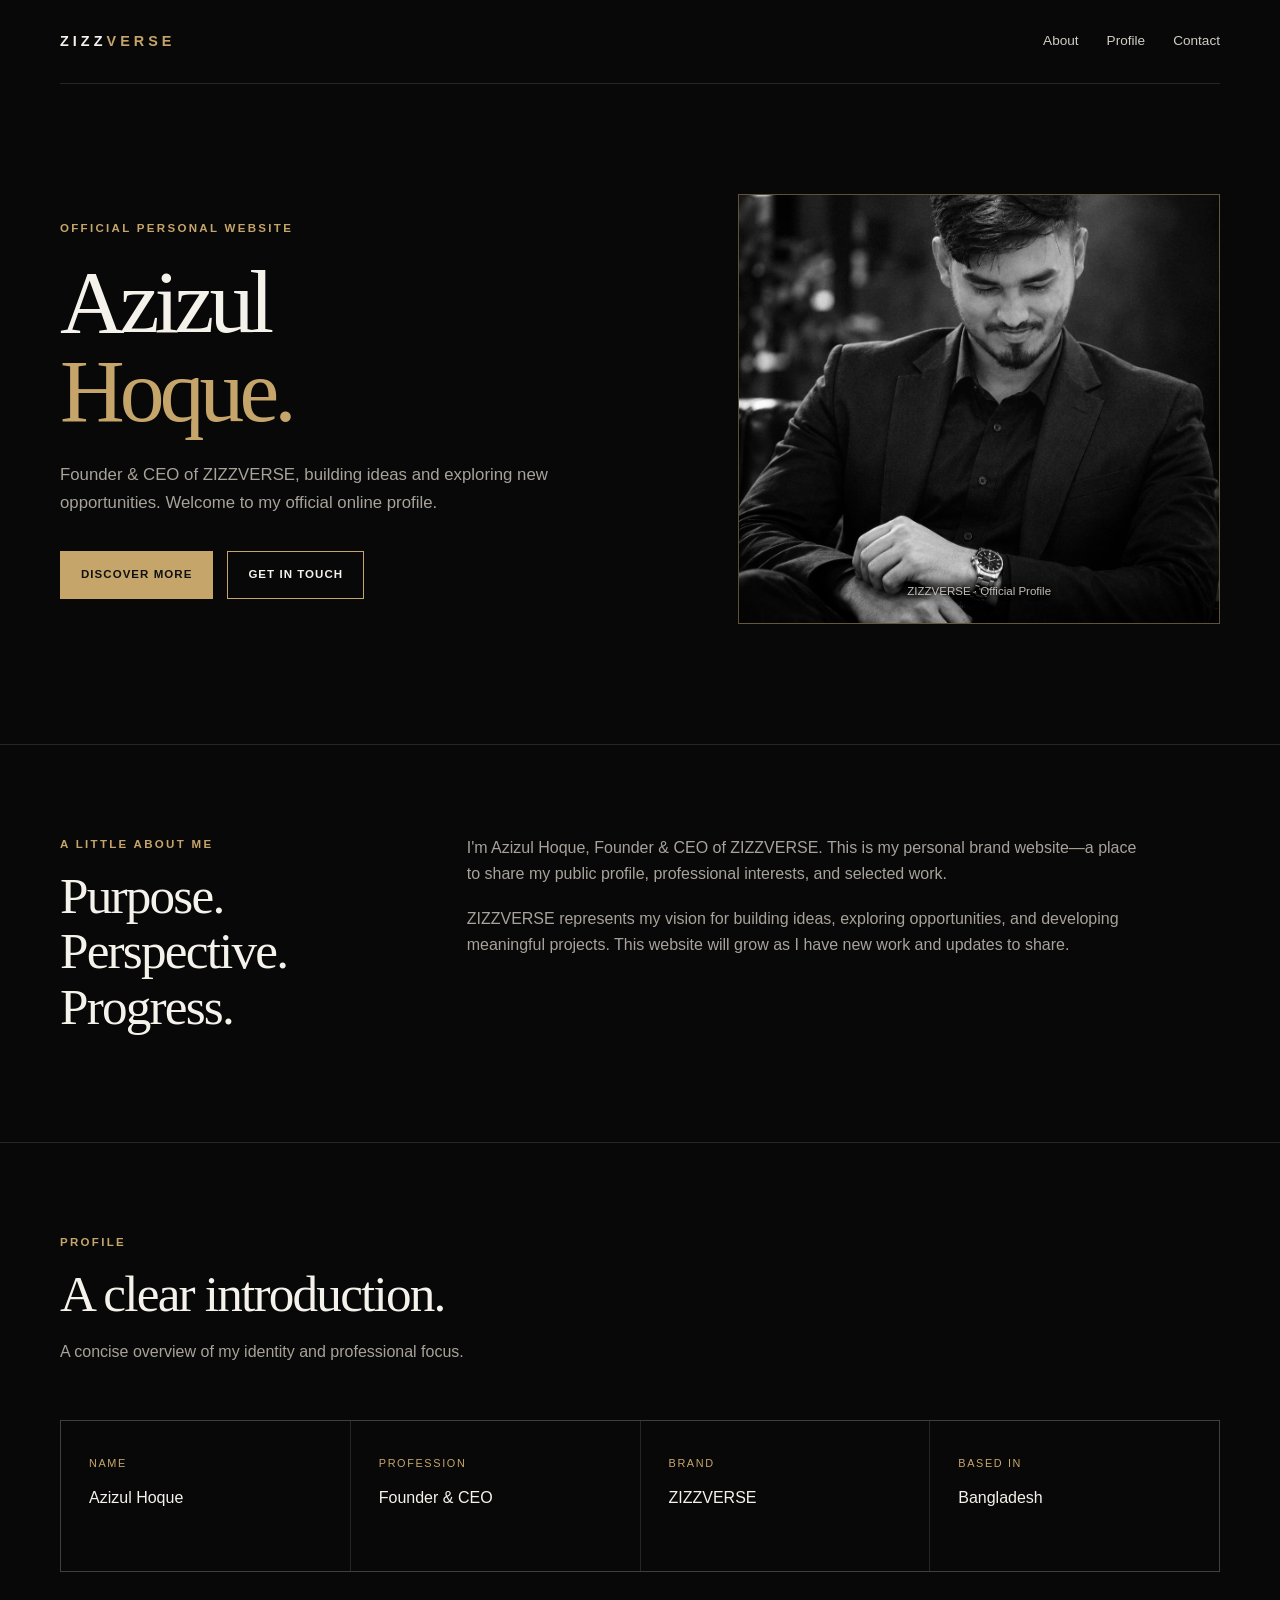
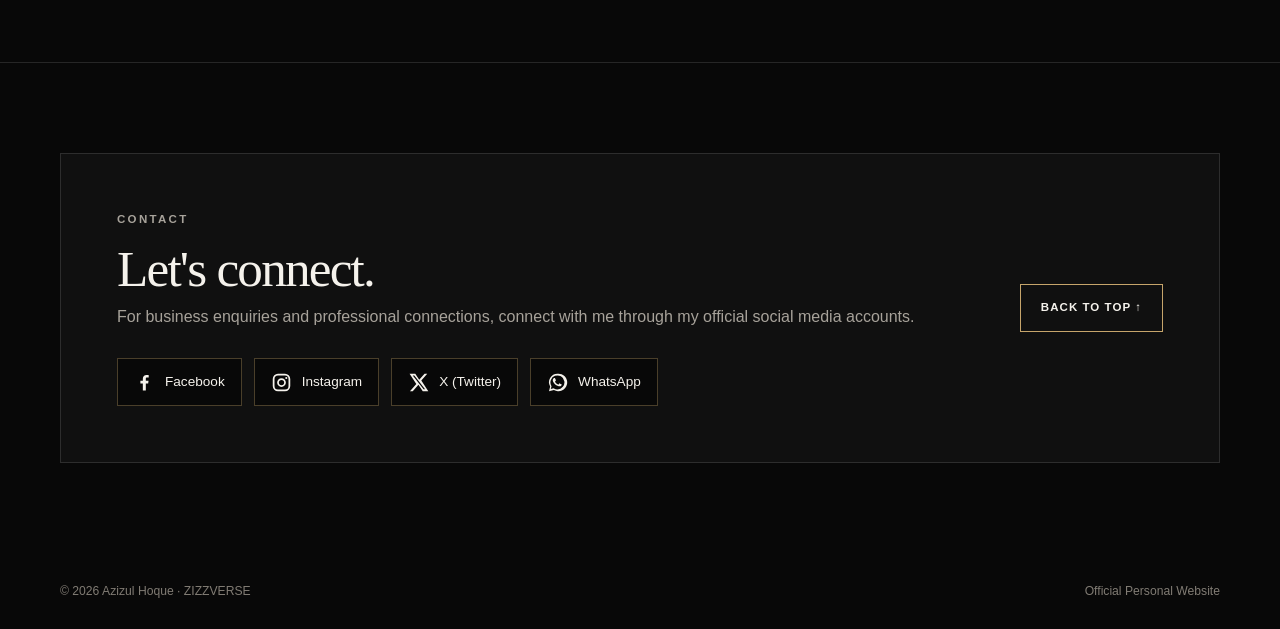
<file: index.html>
<!DOCTYPE html>
<html lang="en">

<head>

  <!-- //<< BASIC WEBSITE SETTINGS START >>// -->

  <meta charset="UTF-8">

  <meta name="viewport"
        content="width=device-width, initial-scale=1.0">

  <title>Azizul Hoque | Founder &amp; CEO of ZIZZVERSE</title>

  <meta name="description"
        content="Official personal website of Azizul Hoque, Founder and CEO of ZIZZVERSE, based in Bangladesh. Explore his profile, vision, projects and official social media accounts.">

  <meta name="robots" content="index, follow">

  <meta name="theme-color" content="#080808">

  <!-- //<< BASIC WEBSITE SETTINGS END >>// -->


  <!-- //<< SOCIAL MEDIA SEO START >>// -->

  <meta property="og:type" content="profile">

  <meta property="og:title"
        content="Azizul Hoque | Founder &amp; CEO of ZIZZVERSE">

  <meta property="og:description"
        content="Official personal profile of Azizul Hoque, Founder and CEO of ZIZZVERSE.">

  <meta property="og:site_name" content="ZIZZVERSE">

  <!--
  //<< ADD YOUR DOMAIN AFTER PUBLISHING >>//

  <link rel="canonical" href="https://YOUR-DOMAIN/">

  <meta property="og:url"
        content="https://YOUR-DOMAIN/">

  <meta property="og:image"
        content="https://YOUR-DOMAIN/azizul-hoque.jpg">
  -->

  <!-- //<< SOCIAL MEDIA SEO END >>// -->


  <!-- //<< FAVICON START >>// -->

  <link rel="icon"
        href="favicon.svg"
        type="image/svg+xml">

  <!-- //<< FAVICON END >>// -->


  <!-- //<< CSS FILE START >>// -->

  <link rel="stylesheet" href="style.css">

  <!-- //<< CSS FILE END >>// -->


  <!-- //<< GOOGLE SEO STRUCTURED DATA START >>// -->

  <script type="application/ld+json">
  {
    "@context": "https://schema.org",
    "@type": "ProfilePage",
    "name": "Azizul Hoque — Official Website",
    "description": "Official personal profile of Azizul Hoque.",
    "mainEntity": {
      "@type": "Person",
      "name": "Azizul Hoque",
      "jobTitle": "Founder & CEO",
      "worksFor": {
        "@type": "Organization",
        "name": "ZIZZVERSE"
      },
      "description": "Founder and CEO of ZIZZVERSE, based in Bangladesh.",
      "image": "azizul-hoque.jpg"
    }
  }
  </script>

  <!-- //<< GOOGLE SEO STRUCTURED DATA END >>// -->

</head>


<body>

  <!-- //<< HEADER START >>// -->

  <header class="site-header container">

    <!-- //<< WEBSITE BRAND NAME >>// -->

    <a class="wordmark"
       href="#home"
       aria-label="ZIZZVERSE home">

      ZIZZ<span>VERSE</span>

    </a>


    <!-- //<< NAVIGATION MENU >>// -->

    <nav aria-label="Main navigation">

      <a href="#about">About</a>

      <a href="#profile">Profile</a>

      <a href="#contact">Contact</a>

    </nav>

  </header>

  <!-- //<< HEADER END >>// -->


  <main id="home">


    <!-- //<< HERO SECTION START >>// -->

    <section class="hero container">

      <div class="hero-copy">

        <!-- //<< SMALL HEADING >>// -->

        <p class="eyebrow">
          Official Personal Website
        </p>


        <!-- //<< YOUR NAME >>// -->

        <h1>
          Azizul<br>
          <span>Hoque.</span>
        </h1>


        <!-- //<< YOUR PROFESSIONAL INTRODUCTION >>// -->

        <p class="intro">
          Founder &amp; CEO of ZIZZVERSE,
          building ideas and exploring new opportunities.
          Welcome to my official online profile.
        </p>


        <!-- //<< HERO BUTTONS START >>// -->

        <div class="actions">

          <a class="button button-primary"
             href="#about">
            Discover More
          </a>

          <a class="button"
             href="#contact">
            Get in Touch
          </a>

        </div>

        <!-- //<< HERO BUTTONS END >>// -->

      </div>


      <!-- //<< PROFILE PHOTO START >>// -->

      <!--
        Upload your photo with this filename:

        azizul-hoque.jpg
      -->

      <div class="portrait-frame">

        <img
          class="profile-photo"
          src="azizul-hoque.jpg"
          alt="Azizul Hoque, Founder and CEO of ZIZZVERSE"
          onerror="this.style.display='none'; document.getElementById('photo-fallback').style.display='grid';"
        >

        <!-- //<< PHOTO FALLBACK >>// -->

        <div
          class="photo-fallback"
          id="photo-fallback"
          aria-hidden="true"
          style="display:none;"
        >
          AH
        </div>


        <!-- //<< PHOTO CAPTION >>// -->

        <p class="portrait-note">
          ZIZZVERSE · Official Profile
        </p>

      </div>

      <!-- //<< PROFILE PHOTO END >>// -->

    </section>

    <!-- //<< HERO SECTION END >>// -->



    <!-- //<< ABOUT SECTION START >>// -->

    <section class="content-section" id="about">

      <div class="container section-grid">

        <div>

          <p class="eyebrow">
            A Little About Me
          </p>

          <h2>
            Purpose.<br>
            Perspective.<br>
            Progress.
          </h2>

        </div>


        <!-- //<< ABOUT ME DESCRIPTION START >>// -->

        <div class="body-copy">

          <p>
            I'm Azizul Hoque, Founder &amp; CEO of ZIZZVERSE.
            This is my personal brand website—a place
            to share my public profile, professional
            interests, and selected work.
          </p>

          <p>
            ZIZZVERSE represents my vision for building
            ideas, exploring opportunities, and developing
            meaningful projects. This website will grow
            as I have new work and updates to share.
          </p>

        </div>

        <!-- //<< ABOUT ME DESCRIPTION END >>// -->

      </div>

    </section>

    <!-- //<< ABOUT SECTION END >>// -->



    <!-- //<< PROFILE SECTION START >>// -->

    <section class="content-section" id="profile">

      <div class="container">

        <p class="eyebrow">
          Profile
        </p>

        <h2>
          A clear introduction.
        </h2>

        <p class="body-copy">
          A concise overview of my identity
          and professional focus.
        </p>


        <!-- //<< PROFILE DETAILS START >>// -->

        <div class="details-grid">


          <!-- //<< NAME >>// -->

          <article class="detail-card">

            <small>Name</small>

            <p>Azizul Hoque</p>

          </article>


          <!-- //<< PROFESSION >>// -->

          <article class="detail-card">

            <small>Profession</small>

            <p>Founder &amp; CEO</p>

          </article>


          <!-- //<< BRAND >>// -->

          <article class="detail-card">

            <small>Brand</small>

            <p>ZIZZVERSE</p>

          </article>


          <!-- //<< COUNTRY >>// -->

          <article class="detail-card">

            <small>Based In</small>

            <p>Bangladesh</p>

          </article>


        </div>

        <!-- //<< PROFILE DETAILS END >>// -->

      </div>

    </section>

    <!-- //<< PROFILE SECTION END >>// -->



    <!-- //<< CONTACT SECTION START >>// -->

    <section class="content-section" id="contact">

      <div class="container">

        <div class="contact-panel">

          <div class="contact-content">

            <p class="eyebrow">
              Contact
            </p>

            <h2>
              Let's connect.
            </h2>

            <p>
              For business enquiries and professional
              connections, connect with me through
              my official social media accounts.
            </p>



            <!-- //<< SOCIAL MEDIA LINKS START >>// -->

            <div class="social-links"
                 aria-label="Social media links">



              <!-- //<< FACEBOOK LINK START >>// -->

              <!-- Replace href="#" with your Facebook URL -->

              <a
                class="social-link facebook"
                href="https://www.facebook.com/zizz.azizulhoque"
                target="_blank"
                rel="noopener noreferrer"
                aria-label="Facebook"
              >

                <svg viewBox="0 0 24 24"
                     aria-hidden="true">

                  <path
                    fill="currentColor"
                    d="M13.5 21v-8h2.7l.4-3.1h-3.1v-2c0-.9.3-1.5 1.6-1.5h1.7V3.6c-.3 0-1.3-.1-2.5-.1-2.5 0-4.2 1.5-4.2 4.3v2.1H7.3V13h2.8v8z"
                  />

                </svg>

                <span>Facebook</span>

              </a>

              <!-- //<< FACEBOOK LINK END >>// -->



              <!-- //<< INSTAGRAM LINK START >>// -->

              <!-- Replace href="#" with your Instagram URL -->

              <a
                class="social-link instagram"
                href="https://www.instagram.com/zizz.azizulhoque/"
                target="_blank"
                rel="noopener noreferrer"
                aria-label="Instagram"
              >

                <svg viewBox="0 0 24 24"
                     aria-hidden="true">

                  <rect
                    x="3" y="3"
                    width="18" height="18"
                    rx="5"
                    fill="none"
                    stroke="currentColor"
                    stroke-width="2"
                  />

                  <circle
                    cx="12" cy="12" r="4"
                    fill="none"
                    stroke="currentColor"
                    stroke-width="2"
                  />

                  <circle
                    cx="17.5" cy="6.8" r="1.2"
                    fill="currentColor"
                  />

                </svg>

                <span>Instagram</span>

              </a>

              <!-- //<< INSTAGRAM LINK END >>// -->



              <!-- //<< X TWITTER LINK START >>// -->

              <!-- Replace href="#" with your X URL -->

              <a
                class="social-link twitter"
                href="#"
                target="_blank"
                rel="noopener noreferrer"
                aria-label="X Twitter"
              >

                <svg viewBox="0 0 24 24"
                     aria-hidden="true">

                  <path
                    fill="currentColor"
                    d="M18.9 2H22l-6.8 7.8L23.2 22h-6.3l-5-7.5L5.4 22H2.2l7.3-8.4L1.8 2h6.5l4.5 6.9zM17.8 19.8h1.7L7.2 4.1H5.4z"
                  />

                </svg>

                <span>X (Twitter)</span>

              </a>

              <!-- //<< X TWITTER LINK END >>// -->



              <!-- //<< WHATSAPP LINK START >>// -->

              <!-- Replace href="#" with your WhatsApp URL -->

              <a
                class="social-link whatsapp"
                href="https://wa.me/8801794778538"
                target="_blank"
                rel="noopener noreferrer"
                aria-label="WhatsApp"
              >

                <svg viewBox="0 0 24 24"
                     aria-hidden="true">

                  <path
                    fill="currentColor"
                    d="M12 2a9.7 9.7 0 0 0-8.4 14.6L2.3 22l5.6-1.5A10 10 0 1 0 12 2zm0 17.9a8 8 0 0 1-4.1-1.1l-.3-.2-3.3.9.9-3.2-.2-.4A8 8 0 1 1 12 19.9zm4.4-6c-.2-.1-1.5-.8-1.7-.9-.3-.1-.4-.1-.6.2l-.8 1c-.2.2-.3.2-.6.1a6.6 6.6 0 0 1-2-1.2 7.4 7.4 0 0 1-1.4-1.8c-.2-.3 0-.4.1-.6l.4-.5.3-.5c.1-.2 0-.4 0-.5l-.8-1.9c-.2-.5-.4-.4-.6-.4h-.5c-.2 0-.5.1-.7.4-.3.3-.9.9-.9 2.1s.9 2.4 1 2.5c.1.2 1.8 2.8 4.3 3.8.6.3 1.1.4 1.4.5.6.2 1.2.2 1.6.1.5-.1 1.5-.6 1.7-1.2.2-.6.2-1.1.1-1.2-.1-.1-.3-.2-.6-.3z"
                  />

                </svg>

                <span>WhatsApp</span>

              </a>

              <!-- //<< WHATSAPP LINK END >>// -->



            </div>

            <!-- //<< SOCIAL MEDIA LINKS END >>// -->


          </div>


          <!-- //<< BACK TO TOP BUTTON >>// -->

          <a class="button" href="#home">
            Back to Top ↑
          </a>


        </div>

      </div>

    </section>

    <!-- //<< CONTACT SECTION END >>// -->


  </main>



  <!-- //<< FOOTER START >>// -->

  <footer class="site-footer">

    <div class="container footer-inner">

      <!-- //<< COPYRIGHT TEXT >>// -->

      <span>
        © 2026 Azizul Hoque · ZIZZVERSE
      </span>


      <!-- //<< FOOTER DESCRIPTION >>// -->

      <span>
        Official Personal Website
      </span>

    </div>

  </footer>

  <!-- //<< FOOTER END >>// -->


</body>
</html>
</file>
<file: style.css>
/* =========================================================
   ZIZZVERSE — Luxury Personal Website
   Theme: Black & Gold
   Owner: Azizul Hoque
   ========================================================= */

/* 1. Theme */
:root {
  --bg: #080808;
  --panel: #101010;
  --text: #f5f2ec;
  --muted: #a7a29a;
  --gold: #c6a56b;
  --line: rgba(255, 255, 255, 0.12);
  --max-width: 1160px;
}

/* 2. Global */
* {
  box-sizing: border-box;
}

html {
  scroll-behavior: smooth;
  scroll-padding-top: 24px;
}

body {
  margin: 0;
  background: var(--bg);
  color: var(--text);
  font-family: Arial, Helvetica, sans-serif;
  line-height: 1.65;
  -webkit-font-smoothing: antialiased;
}

img {
  max-width: 100%;
}

a {
  color: inherit;
}

a:focus-visible {
  outline: 2px solid var(--gold);
  outline-offset: 4px;
}

::selection {
  background: var(--gold);
  color: #080808;
}

/* 3. Container */
.container {
  width: min(var(--max-width), calc(100% - 48px));
  margin: 0 auto;
}

/* 4. Header */
.site-header {
  min-height: 84px;
  display: flex;
  align-items: center;
  justify-content: space-between;
  gap: 24px;
  border-bottom: 1px solid var(--line);
}

.wordmark {
  text-decoration: none;
  letter-spacing: 0.28em;
  font-size: 0.9rem;
  font-weight: 700;
  white-space: nowrap;
}

.wordmark span {
  color: var(--gold);
}

nav {
  display: flex;
  align-items: center;
  gap: 28px;
}

nav a {
  color: #d0ccc5;
  text-decoration: none;
  font-size: 0.85rem;
  transition: color 0.2s ease;
}

nav a:hover {
  color: var(--gold);
}

/* 5. Hero */
.hero {
  min-height: 660px;
  display: grid;
  grid-template-columns: 1.1fr 0.9fr;
  align-items: center;
  gap: clamp(36px, 7vw, 100px);
  padding-top: 86px;
  padding-bottom: 96px;
}

.eyebrow {
  color: var(--gold);
  text-transform: uppercase;
  letter-spacing: 0.2em;
  font-size: 0.72rem;
  font-weight: 700;
  margin: 0 0 14px;
}

h1,
h2 {
  font-family: Georgia, "Times New Roman", serif;
  font-weight: 500;
}

h1 {
  font-size: clamp(3.2rem, 7vw, 6.8rem);
  line-height: 0.99;
  letter-spacing: -0.055em;
  margin: 20px 0 26px;
}

h1 span {
  color: var(--gold);
}

.intro {
  color: var(--muted);
  font-size: 1.05rem;
  max-width: 540px;
  margin: 0;
}

.actions {
  display: flex;
  flex-wrap: wrap;
  gap: 14px;
  margin-top: 34px;
}

/* 6. Buttons */
.button {
  display: inline-flex;
  align-items: center;
  justify-content: center;
  min-height: 48px;
  padding: 0 20px;
  border: 1px solid var(--gold);
  text-decoration: none;
  text-transform: uppercase;
  letter-spacing: 0.09em;
  font-size: 0.72rem;
  font-weight: 700;
  transition:
    background 0.2s ease,
    color 0.2s ease,
    border-color 0.2s ease;
}

.button-primary {
  background: var(--gold);
  color: #111;
}

.button:hover {
  background: #e0c18a;
  color: #111;
  border-color: #e0c18a;
}

/* 7. Portrait */
.portrait-frame {
  position: relative;
  min-height: 430px;
  display: grid;
  place-items: center;
  border: 1px solid rgba(198, 165, 107, 0.45);
  background:
    radial-gradient(
      ellipse at 50% 35%,
      rgba(198, 165, 107, 0.12),
      transparent 58%
    ),
    linear-gradient(145deg, #171717, #090909 70%);
  overflow: hidden;
}

.portrait-frame::before,
.portrait-frame::after {
  content: "";
  position: absolute;
  width: 75%;
  height: 75%;
  border: 1px solid rgba(198, 165, 107, 0.16);
  transform: rotate(45deg);
  pointer-events: none;
}

.portrait-frame::after {
  width: 55%;
  height: 55%;
}

.profile-photo {
  position: absolute;
  inset: 0;
  z-index: 1;
  width: 100%;
  height: 100%;
  object-fit: cover;
  object-position: center;
}

.photo-fallback {
  z-index: 1;
  width: 176px;
  height: 176px;
  border-radius: 50%;
  place-items: center;
  border: 1px solid var(--gold);
  color: var(--gold);
  font-family: Georgia, "Times New Roman", serif;
  font-size: 3.6rem;
  letter-spacing: -0.08em;
  background: rgba(8, 8, 8, 0.72);
}

.portrait-note {
  position: absolute;
  z-index: 2;
  bottom: 22px;
  left: 18px;
  right: 18px;
  color: #c2bdb4;
  text-align: center;
  font-size: 0.72rem;
  margin: 0;
  text-shadow: 0 1px 5px #000;
}

/* 8. Content sections */
.content-section {
  border-top: 1px solid var(--line);
  padding: 90px 0;
}

.section-grid {
  display: grid;
  grid-template-columns: 0.65fr 1.35fr;
  gap: 44px;
  align-items: start;
}

h2 {
  font-size: clamp(2.2rem, 4vw, 3.6rem);
  line-height: 1.08;
  margin: 12px 0 18px;
  letter-spacing: -0.035em;
}

.body-copy {
  max-width: 670px;
  color: var(--muted);
  font-size: 1rem;
}

.body-copy p {
  margin: 0 0 18px;
}

.body-copy p:last-child {
  margin-bottom: 0;
}

/* 9. Profile cards — supports all four cards */
.details-grid {
  display: grid;
  grid-template-columns: repeat(4, minmax(0, 1fr));
  gap: 1px;
  background: var(--line);
  border: 1px solid var(--line);
  margin-top: 54px;
}

.detail-card {
  min-width: 0;
  background: var(--bg);
  padding: 28px;
  min-height: 150px;
  transition: background 0.2s ease;
}

.detail-card:hover {
  background: #11100e;
}

.detail-card small {
  color: var(--gold);
  text-transform: uppercase;
  letter-spacing: 0.15em;
  font-size: 0.68rem;
}

.detail-card p {
  margin: 10px 0 0;
  font-size: 1rem;
  overflow-wrap: anywhere;
}

/* 10. Contact */
.contact-panel {
  display: flex;
  align-items: center;
  justify-content: space-between;
  gap: 28px;
  background: var(--panel);
  padding: clamp(28px, 5vw, 56px);
  border: 1px solid var(--line);
}

.contact-panel h2 {
  margin-bottom: 8px;
}

.contact-panel p {
  margin: 0;
  color: var(--muted);
}

/* 11. Footer */
.site-footer {
  padding: 28px 0;
  color: #817c74;
  font-size: 0.76rem;
}

.footer-inner {
  display: flex;
  justify-content: space-between;
  gap: 20px;
  flex-wrap: wrap;
}

/* 12. Tablet */
@media (max-width: 900px) {
  .hero {
    gap: 40px;
    min-height: 560px;
  }

  .portrait-frame {
    min-height: 360px;
  }

  .details-grid {
    grid-template-columns: repeat(2, minmax(0, 1fr));
  }

  .detail-card {
    min-height: 130px;
  }
}

/* 13. Mobile */
@media (max-width: 760px) {
  .container {
    width: min(100% - 32px, var(--max-width));
  }

  .site-header {
    min-height: 72px;
    gap: 16px;
  }

  nav {
    gap: 14px;
  }

  nav a {
    font-size: 0.76rem;
  }

  .hero {
    min-height: auto;
    grid-template-columns: 1fr;
    padding: 64px 0 72px;
    gap: 40px;
  }

  h1 {
    font-size: clamp(3.2rem, 12vw, 5rem);
  }

  .portrait-frame {
    min-height: 380px;
  }

  .section-grid {
    grid-template-columns: 1fr;
    gap: 10px;
  }

  .content-section {
    padding: 64px 0;
  }

  .details-grid {
    grid-template-columns: repeat(2, minmax(0, 1fr));
    margin-top: 36px;
  }

  .detail-card {
    padding: 22px 18px;
    min-height: 120px;
  }

  .contact-panel {
    align-items: flex-start;
    flex-direction: column;
  }
}

/* 14. Small phones */
@media (max-width: 420px) {
  .container {
    width: calc(100% - 28px);
  }

  .site-header {
    min-height: 68px;
    gap: 10px;
  }

  .wordmark {
    letter-spacing: 0.12em;
    font-size: 0.76rem;
  }

  nav {
    gap: 10px;
  }

  nav a {
    font-size: 0.68rem;
  }

  .hero {
    padding: 48px 0 56px;
    gap: 32px;
  }

  h1 {
    font-size: 3.1rem;
  }

  .intro {
    font-size: 0.95rem;
  }

  .portrait-frame {
    min-height: 320px;
  }

  .details-grid {
    grid-template-columns: 1fr;
  }

  .detail-card {
    min-height: auto;
    padding: 20px;
  }

  .actions {
    gap: 10px;
  }

  .button {
    padding: 0 14px;
    font-size: 0.68rem;
  }

  .contact-panel {
    padding: 24px 20px;
  }

  .footer-inner {
    flex-direction: column;
    gap: 8px;
  }
}

/* 15. Reduced motion accessibility */
@media (prefers-reduced-motion: reduce) {
  html {
    scroll-behavior: auto;
  }

  *,
  *::before,
  *::after {
    transition: none !important;
  }
}

/* Social media links */
.social-links {
  display: flex;
  flex-wrap: wrap;
  gap: 12px;
  margin-top: 28px;
}

.social-link {
  display: inline-flex;
  align-items: center;
  gap: 10px;
  min-height: 48px;
  padding: 0 16px;
  border: 1px solid rgba(198, 165, 107, 0.35);
  background: #080808;
  color: var(--text);
  text-decoration: none;
  font-size: 0.85rem;
  transition:
    color 0.2s ease,
    background 0.2s ease,
    border-color 0.2s ease,
    transform 0.2s ease;
}

.social-link svg {
  width: 21px;
  height: 21px;
  flex-shrink: 0;
}

.social-link:hover {
  background: var(--gold);
  border-color: var(--gold);
  color: #080808;
  transform: translateY(-2px);
}

.social-link:focus-visible {
  outline: 2px solid var(--gold);
  outline-offset: 4px;
}

@media (max-width: 420px) {
  .social-links {
    display: grid;
    grid-template-columns: repeat(2, minmax(0, 1fr));
    gap: 10px;
  }

  .social-link {
    justify-content: flex-start;
    padding: 0 10px;
    gap: 8px;
    font-size: 0.78rem;
  }

  .social-link svg {
    width: 19px;
    height: 19px;
  }
}
</file>
